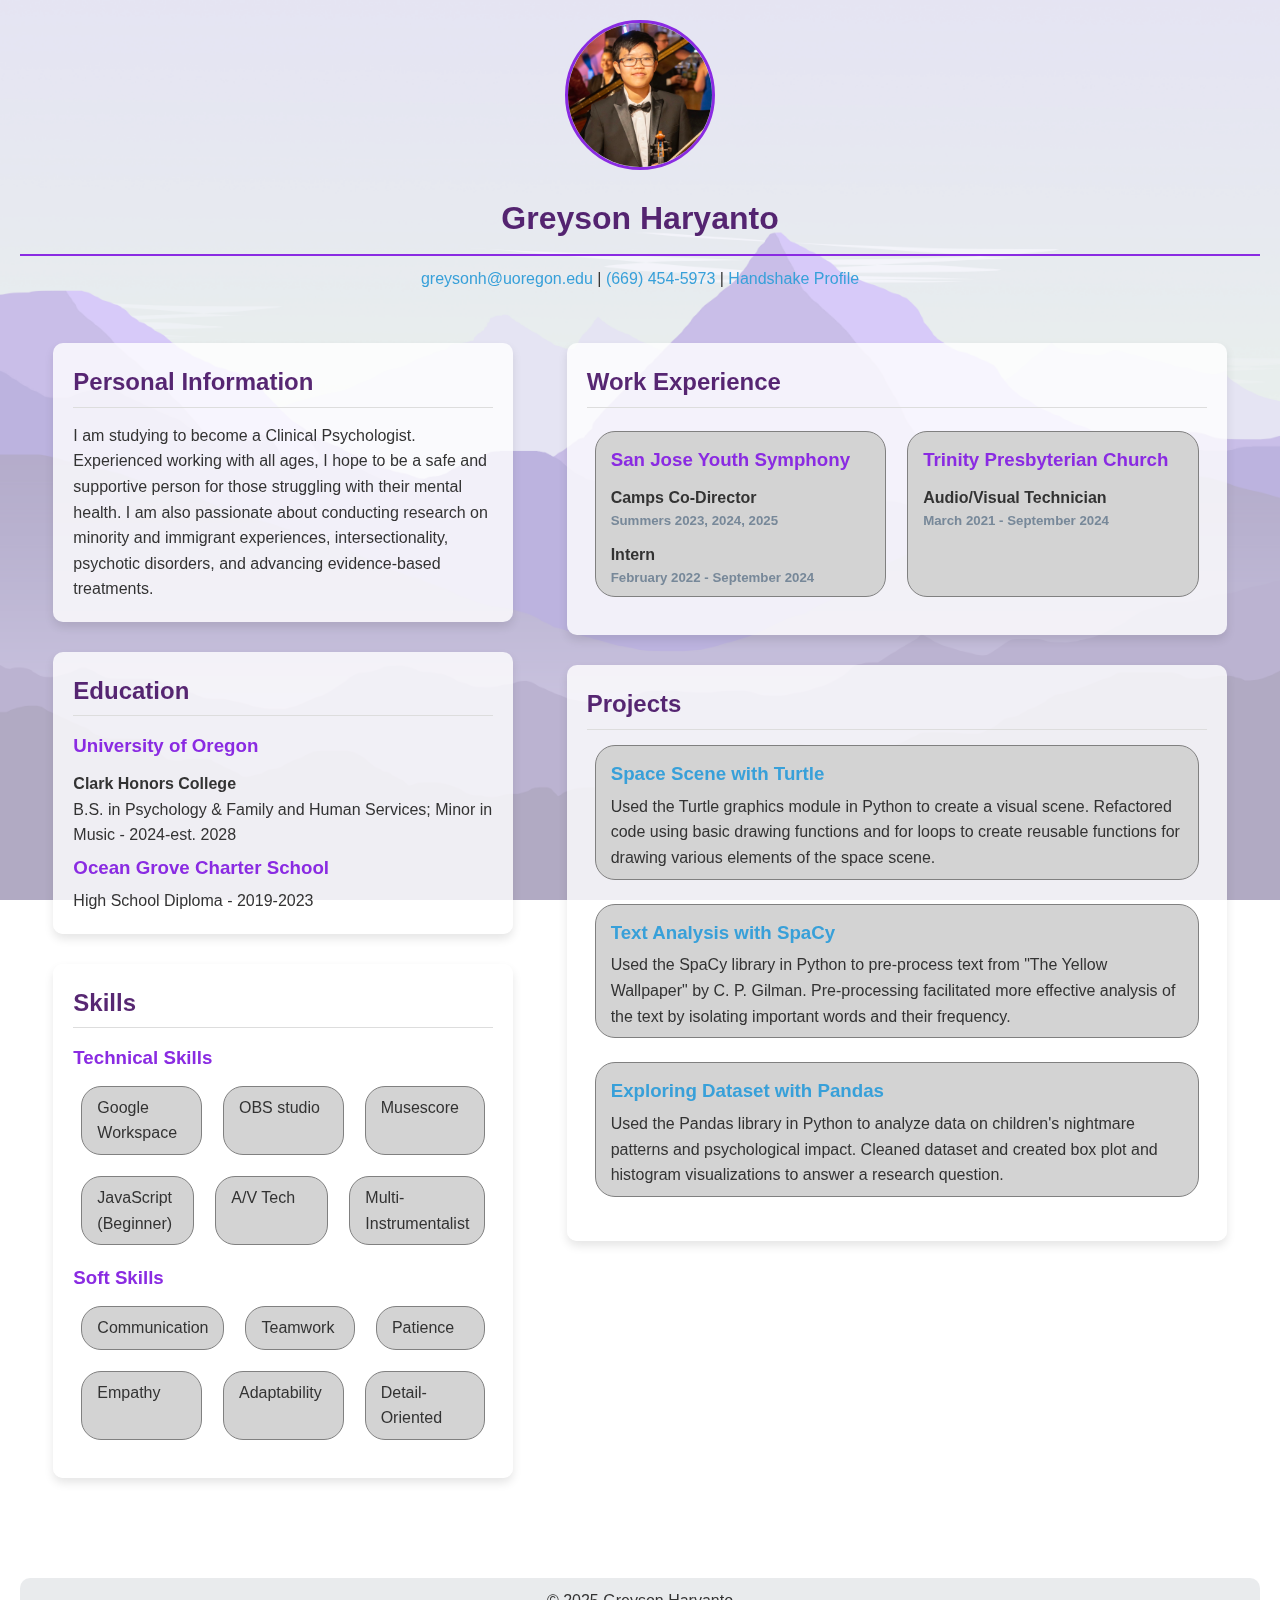
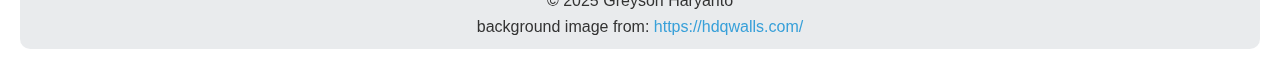
<file: index.html>
<!DOCTYPE html>
<html lang="en">
    <head>
        <meta charset="UTF-8">
        <meta name="viewport" content="width=device-width, initial-scale=1.0">
        <title>Greyson Haryanto - About Me</title>
        <link rel="stylesheet" href="styles.css">
    </head>
    <body>
        <header>
            <img src="NSprofile_sqr.jpg" alt="Greyson Haryanto profile picture" class="profile-image">
            <h1>Greyson Haryanto</h1>
            <hr>
            <p>
                <a href="greysonh@uoregon.edu" title="Email Greyson">greysonh@uoregon.edu</a> |
                <a href="tel:6694545973" title="Call Greyson">(669) 454-5973</a> |
                <a href="https://uoregon.joinhandshake.com/profiles/n5save" target="_blank" title="Greyson's Handshake Profile">Handshake Profile</a>
            </p>
        </header>

      
        <div class="row">
            <div class="side">
                <div class="section">    
                        <h2>Personal Information</h2>
                        <p>I am studying to become a Clinical Psychologist.
                    Experienced working with all ages, I hope to be a safe and supportive person for those struggling with their mental health.
                    I am also passionate about conducting research on minority and immigrant experiences,
                    intersectionality, psychotic disorders, and advancing evidence-based treatments.</p>
                </div>

                <div class="section">                
                        <h2>Education</h2>

                        <h3>University of Oregon</h3>
                            <h4>Clark Honors College</h4>
                            <p>B.S. in Psychology & Family and Human Services; Minor in Music - 2024-est. 2028</p>
                            
                        <h3>Ocean Grove Charter School</h3>
                            <p>High School Diploma - 2019-2023</p>           
                </div>  
                
                <div class="section">
                    <h2>Skills</h2>

                    <h3>Technical Skills</h3>
                    <ul>
                        <li>Google Workspace</li>
                        <li>OBS studio</li>
                        <li>Musescore</li>
                        <li>JavaScript (Beginner)</li>
                        <li>A/V Tech</li>
                        <li>Multi-Instrumentalist</li>
                    </ul>
        
                    <h3>Soft Skills</h3>
                    <ul>
                        <li>Communication</li>
                        <li>Teamwork</li>
                        <li>Patience</li>
                        <li>Empathy</li>
                        <li>Adaptability</li>
                        <li>Detail-Oriented</li>
                    </ul>
                </div>
                
            </div>

            <div class="main">

                
                <div class="section">
                    <h2>Work Experience</h2>
                    <ol>
                        <li>
                            
                            <h3>San Jose Youth Symphony</h3>
                            <h4>Camps Co-Director</h4>
                            <h5>Summers 2023, 2024, 2025</h5>
                            
                            <h4>Intern</h4>
                            <h5>February 2022 - September 2024</h5>
                           
                        </li>
        
                        <li>
                            
                            <h3>Trinity Presbyterian Church</h3>
                            <h4>Audio/Visual Technician</h4>
                            <h5>March 2021 - September 2024</h5>
                           
                        </li>
                    </ol>
                </div>  
                
                <div class="section">
                        <h2>Projects</h2>
                        <ol class="projects-list">
                            <li>
                                <h3>
                                    <a href="https://gahar4.github.io/project5example/" target="_blank"> Space Scene with Turtle </a>
                                </h3>
                                <p>Used the Turtle graphics module in Python to create a visual scene.
                                    Refactored code using basic drawing functions and for loops to create reusable functions for drawing various elements of the space scene.
                                    
                                </p>
                            </li>

                            <li>
                                <h3>
                                    <a href="CS110_Project6_Part2a.html" target="_blank"> Text Analysis with SpaCy </a>
                                </h3>
                                <p>Used the SpaCy library in Python to pre-process text from "The Yellow Wallpaper" by C. P. Gilman.
                                    Pre-processing facilitated more effective analysis of the text by isolating important words and their frequency.
                                </p>
                            </li>

                            <li>
                                <h3>
                                    <a href="CS110_Project7a.html" target="_blank"> Exploring Dataset with Pandas </a>
                                </h3>
                                <p>Used the Pandas library in Python to analyze data on children's nightmare patterns and psychological impact.
                                    Cleaned dataset and created box plot and histogram visualizations to answer a research question.
                                </p>
                            </li>
                        </ol>
                </div>
            </div>
        </div> 

        <footer>
            <p>&copy; 2025 Greyson Haryanto
                <br>
                background image from: <a>https://hdqwalls.com/</a>
            </p>
        </footer>

    </body>
</html>
</file>
<file: styles.css>
/* Greyson Haryanto */
/* referenced project2-demo1 */

/* Global Styles */
* {
    margin: 0;
    padding: 0;
    box-sizing: border-box;
}

body {
    font-family: 'Lucida Sans', 'Lucida Sans Regular', 'Lucida Grande', 'Lucida Sans Unicode', Geneva, Verdana, sans-serif;
    line-height: 1.6;
    color: #333;
    width: auto;
    margin: 0 auto;
    padding: 20px;
    position: relative;
}

body:before {
    content: "";
    position: fixed;
    top: 0;
    left: 0;
    width: 100%;
    height: 100%;
    background-image: url('background.jpg');
    background-size: cover;
    background-position: center;
    opacity: 0.35;
    z-index: -1;
}

/* Header Styles */
header {
    text-align: center;
    margin-bottom: 2rem;
}

.profile-image {
    width: 150px;
    height: 150px;
    border-radius: 50%;
    object-fit: cover;
    Border: 3px solid blueviolet;
    margin-bottom: 15px;    
}

h1 {
    color: rgba(60, 5, 92, 0.861);
    margin-bottom: 10px;
}

hr {
    border:none;
    height: 2px;
    background-color: blueviolet;
    margin: 10px 0;
}

/* Link Styles */

a {
    color: #38a0d9;
    text-decoration: none;
    transition: color 0.3s;
}

a:hover {
    color: #2980b9;
    text-decoration: underline;
}

a:visited {
    color: rgb(107, 25, 184);
}

/* Section Styles */

.section {
    margin-bottom: 30px;
    padding: 20px;
    background-color: rgba(255, 255, 255, 0.8);
    border-radius: 10px;
    box-shadow: 0 5px 10px rgba(0, 0, 0, 0.1);
}

h2 {
    color: rgba(60, 5, 92, 0.861);
    margin-bottom: 15px;
    border-bottom: 1.5px solid #ddd;
    padding-bottom: 5px;
}

h3 {
    color:blueviolet;
    margin: 5px 0px;
}

h4 {
    margin: 10px 0 0 0;
}

h5 {
    color: lightslategray;
}

/* List Styles */

ul, ol {
    margin-bottom: 10px;
    list-style-type: none;
    display: flex;
    flex-wrap: wrap;
    gap: 5px;
}

li {
    flex: 1 1;
    padding: 8px 15px;
    background-color: lightgray;
    border: 1px solid grey;
    border-radius: 20px;
    margin: .5rem;
    transition: transform 0.2s ease, color 0.2s ease;
}

li:hover {
    transform: translateX(4px);
    color: darkslateblue;
}

/* Projects List Styles */
.projects-list {
    display: block;
    padding-left: 0;
    margin: .5rem;
}

.projects-list li {
    width: 100%;
    margin: .5rem 0 1.5rem 0;
}

/* Footer Styles */

footer {
    text-align: center;
    margin-top: 50px;
    padding: 10px;
    background-color: rgba(44, 62, 80, 0.1);
    border-radius: 10px;
}

/* Flex */

.row {
   flex-wrap: wrap;
   display: flex;
   justify-content: space-evenly;
}

.section {
    align-items: center;
 }

.side {
    flex: 20%;
    padding: 20px;
    max-width: 500px;
}

.main {
    flex: 20%;
    padding: 20px;
    max-width: 700px;
}


@media screen and (max-width: 700px) {
    .row {
        flex-direction: column;
    }
}
</file>
